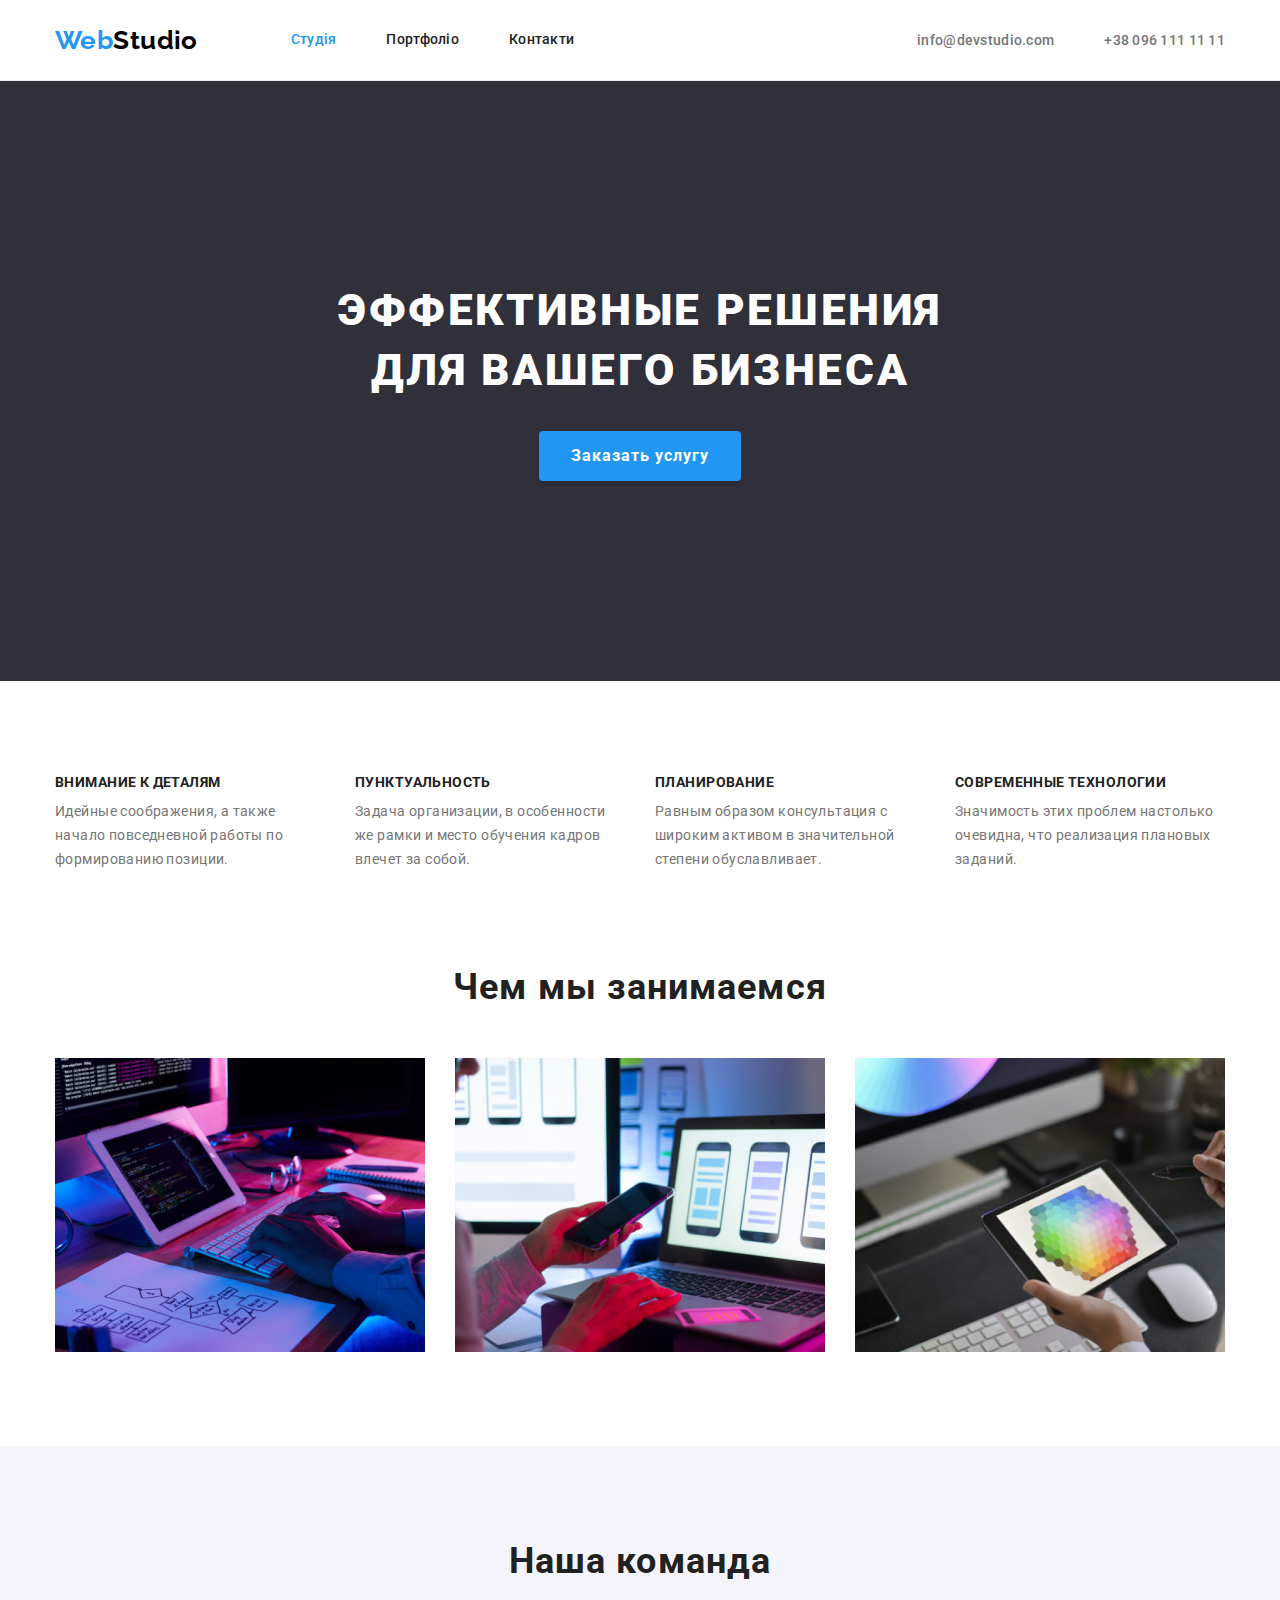
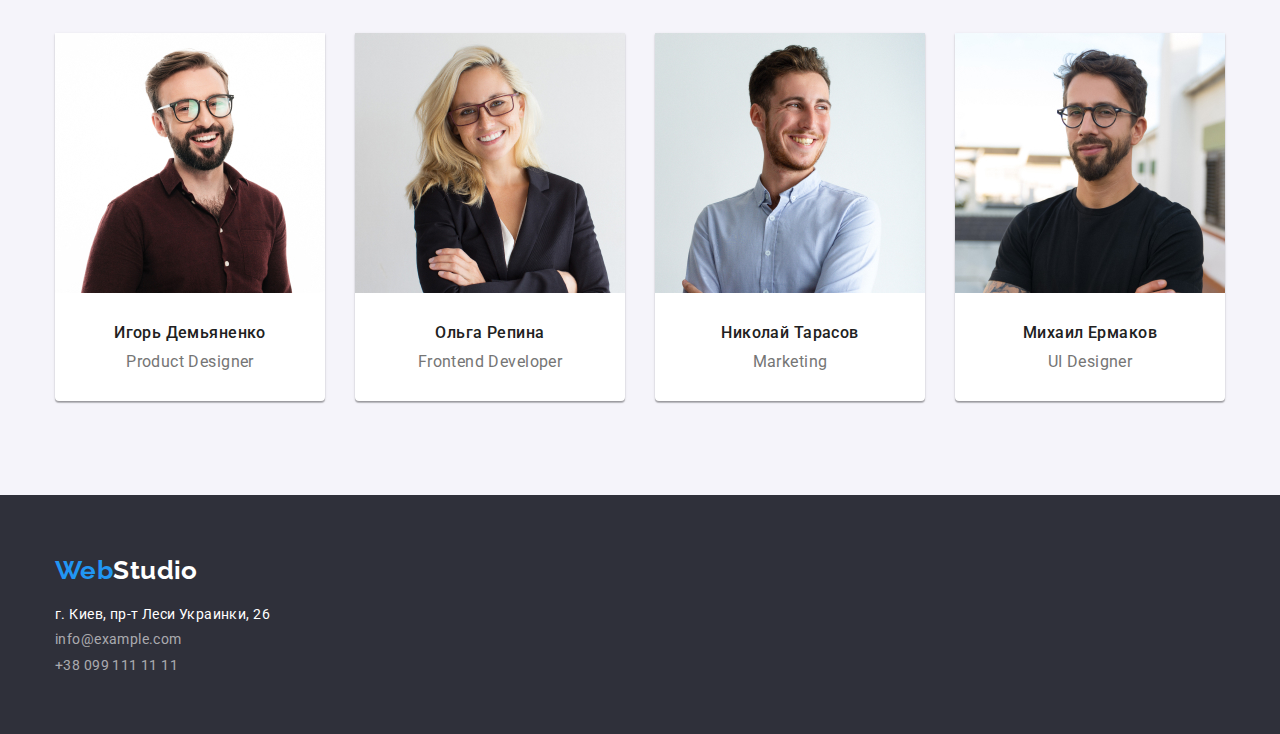
<file: index.html>
<!DOCTYPE html>
<html lang="en">
  <head>
    <meta charset="UTF-8" />
    <meta http-equiv="X-UA-Compatible" content="IE=edge" />
    <meta name="viewport" content="width=device-width, initial-scale=1.0" />
    <link
      href="https://fonts.googleapis.com/css2?family=Raleway:wght@700&family=Roboto:wght@400;500;700;900&display=swap"
      rel="stylesheet"
    />
    <link
      rel="stylesheet"
      href="https://cdnjs.cloudflare.com/ajax/libs/modern-normalize/1.1.0/modern-normalize.min.css"
    />
    <link rel="stylesheet" href="css/styles.css" />
    <title>Document</title>
  </head>
  <body>
    <!-- Top line -->
    <header class="top-line-bg">
      <!-- Menu Nav -->
      <div class="conteiner main-nav">
        <nav class="navigation main-nav">
          <!-- WebStudio -->
          <a href="./index.html" class="logo link"><span class="accent">Web</span>Studio</a>
          <ul class="site-nav list">
            <li class="item"><a href="./index.html" class="link carrent">Студія</a></li>
            <li class="item"><a href="./portfolio.html" class="link">Портфоліо</a></li>
            <li class="item"><a href="./index.html" class="link">Контакти</a></li>
          </ul>
        </nav>
        <ul class="auth-nav list">
          <!-- E-mail -->
          <li class="item">
            <a href="mailto:info@devstudio.com" class="link">info@devstudio.com</a>
          </li>
          <!-- Tel -->
          <li class="item">
            <a href="tel:+380961111111" class="link">+38 096 111 11 11</a>
          </li>
        </ul>
      </div>
    </header>
    <!-- Main -->
    <main>
      <!-- hero -->
      <section class="section hero">
        <div class="conteiner">
          <h1 class="title">Эффективные решения для вашего бизнеса</h1>
          <button type="button" class="button-hero">Заказать услугу</button>
        </div>
      </section>
      <!-- specifics -->
      <section class="section specifics">
        <div class="conteiner">
          <h2 class="visually-hidden"></h2>
          <ul class="feature-liste list">
            <!-- Feature 1 -->
            <li class="item">
              <h3 class="title">Внимание к деталям</h3>
              <p class="text">
                Идейные соображения, а также начало повседневной работы по формированию позиции.
              </p>
            </li>
            <!-- Feature 2 -->
            <li class="item">
              <h3 class="title">Пунктуальность</h3>
              <p class="text">
                Задача организации, в особенности же рамки и место обучения кадров влечет за собой.
              </p>
            </li>
            <!-- Feature 3 -->
            <li class="item">
              <h3 class="title">Планирование</h3>
              <p class="text">
                Равным образом консультация с широким активом в значительной степени обуславливает.
              </p>
            </li>
            <!-- Feature 4 -->
            <li class="item">
              <h3 class="title">Современные технологии</h3>
              <p class="text">
                Значимость этих проблем настолько очевидна, что реализация плановых заданий.
              </p>
            </li>
          </ul>
        </div>
      </section>
      <!-- Occupation -->
      <section class="section occupation">
        <div class="conteiner">
          <h2 class="title">Чем мы занимаемся</h2>
          <ul class="occupation-liste list">
            <li class="item">
              <img src="images/box1.jpg" alt="work on the computer" width="370" />
            </li>
            <li class="item">
              <img src="images/box2.jpg" alt="search the internet" width="370" />
            </li>
            <li class="item">
              <img src="images/box3.jpg" alt="to be engaged in design" width="370" />
            </li>
          </ul>
        </div>
      </section>
      <!-- team -->
      <section class="section-team">
        <div class="conteiner">
          <h2 class="team-title">Наша команда</h2>
          <ul class="team-liste list">
            <!-- team card 1 -->
            <li class="item">
              <img src="images/team_card_1.jpg" alt="Igor Demyanenko" width="270" class="img" />
              <div class="title-text">
                <h3 class="title">Игорь Демьяненко</h3>
                <p class="text">Product Designer</p>
              </div>
            </li>
            <!-- team card 2 -->
            <li class="item">
              <img src="images/team_card_2.jpg" alt="Olga Repina" width="270" class="img" />
              <div class="title-text">
                <h3 class="title">Ольга Репина</h3>
                <p class="text">Frontend Developer</p>
              </div>
            </li>
            <!-- team card 3 -->
            <li class="item">
              <img src="images/team_card_3.jpg" alt="Nikolai Tarasov" width="270" class="img" />
              <div class="title-text">
                <h3 class="title">Николай Тарасов</h3>
                <p class="text">Marketing</p>
              </div>
            </li>
            <!-- team card 4 -->
            <li class="item">
              <img src="images/team_card_4.jpg" alt="Mikhail Ermakov" width="270" class="img" />
              <div class="title-text">
                <h3 class="title">Михаил Ермаков</h3>
                <p class="text">UI Designer</p>
              </div>
            </li>
          </ul>
        </div>
      </section>
    </main>
    <footer class="footer">
      <!-- Footer -->
      <div class="conteiner">
        <a href="./index.html" class="logo link white-color-logo"
          ><span class="accent">Web</span>Studio</a
        >
        <!-- Address -->
        <address class="address">
          <ul class="site-add list">
            <li class="item">
              <a
                href=" https://goo.gl/maps/tUF5QNgFsShk5FHRA"
                target="_blank"
                rel="noreferrer noopener"
                class="link"
              >
                г. Киев, пр-т Леси Украинки, 26
              </a>
            </li>
            <li class="item">
              <a href="mailto:info@example.com" class="mail link">info@example.com</a>
            </li>
            <li class="item">
              <a href="tel:+380991111111" class="tel link">+38 099 111 11 11</a>
            </li>
          </ul>
        </address>
      </div>
    </footer>
  </body>
</html>
</file>
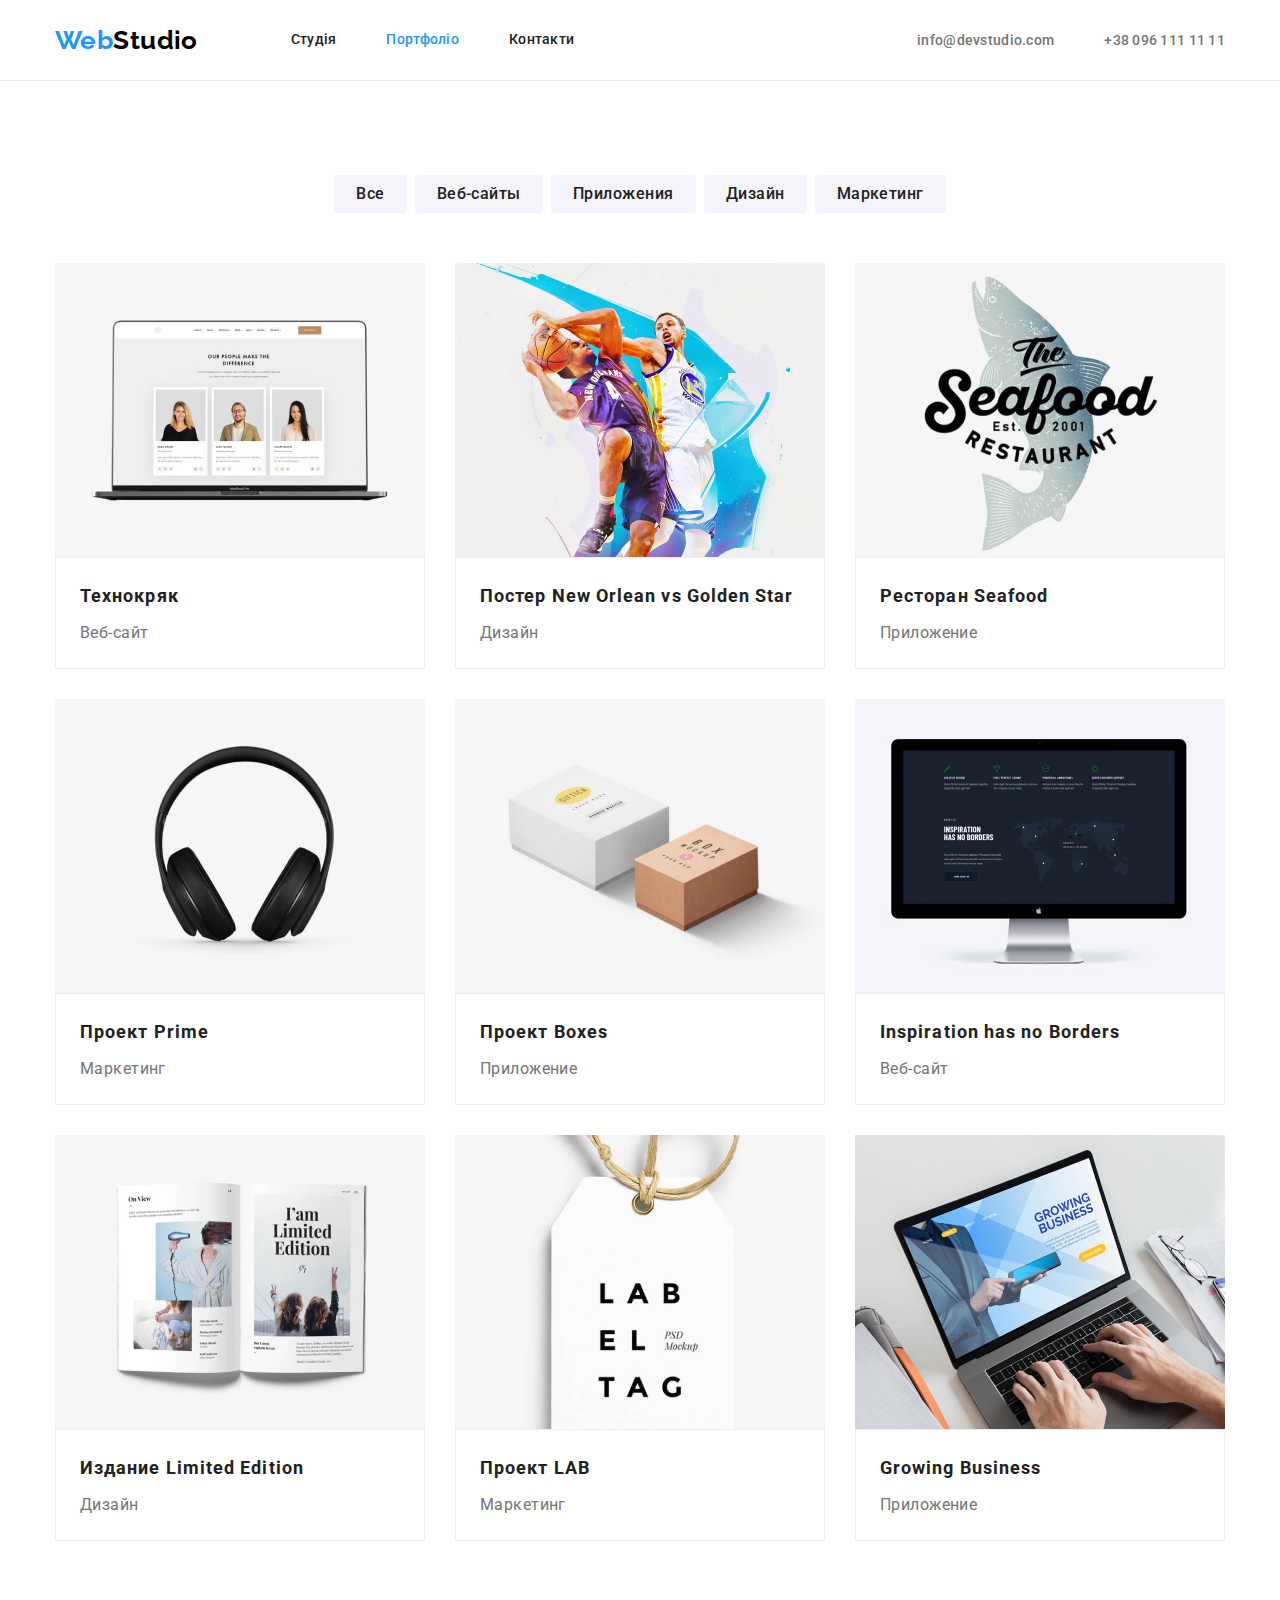
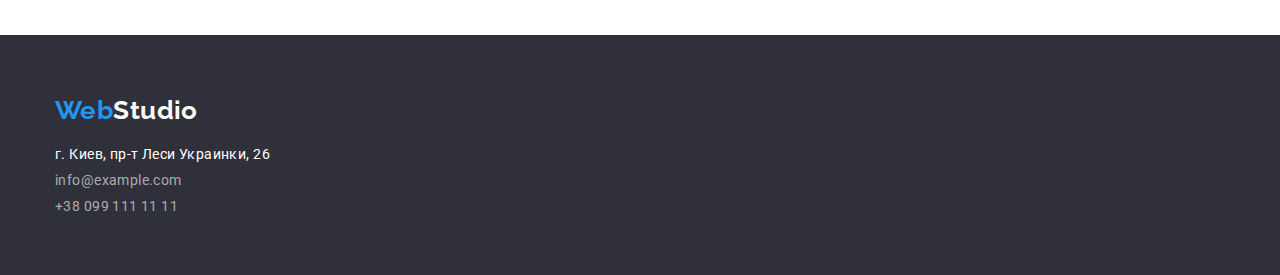
<file: portfolio.html>
<!DOCTYPE html>
<html lang="en">
  <head>
    <meta charset="UTF-8" />
    <meta http-equiv="X-UA-Compatible" content="IE=edge" />
    <meta name="viewport" content="width=device-width, initial-scale=1.0" />
    <link
      href="https://fonts.googleapis.com/css2?family=Raleway:wght@700&family=Roboto:wght@400;500;700;900&display=swap"
      rel="stylesheet"
    />
    <link
      rel="stylesheet"
      href="https://cdnjs.cloudflare.com/ajax/libs/modern-normalize/1.1.0/modern-normalize.min.css"
    />
    <link rel="stylesheet" href="css/styles.css" />
    <title>Document</title>
  </head>
  <body>
    <!-- Top line -->
    <header class="top-line-bg">
      <!-- Menu Nav -->
      <div class="conteiner main-nav">
        <nav class="navigation main-nav">
          <!-- WebStudio -->
          <a href="./index.html" class="logo link"><span class="accent">Web</span>Studio</a>
          <ul class="site-nav list">
            <li class="item"><a href="./index.html" class="link">Студія</a></li>
            <li class="item"><a href="./portfolio.html" class="link carrent">Портфоліо</a></li>
            <li class="item"><a href="./index.html" class="link">Контакти</a></li>
          </ul>
        </nav>
        <ul class="auth-nav list">
          <!-- E-mail -->
          <li class="item">
            <a href="mailto:info@devstudio.com" class="link">info@devstudio.com</a>
          </li>
          <!-- Tel -->
          <li class="item">
            <a href="tel:+380961111111" class="link">+38 096 111 11 11</a>
          </li>
        </ul>
      </div>
    </header>
    <!-- Main -->
    <main>
      <!-- Portfolio -->
      <section class="portfolio-main section">
        <div class="conteiner">
          <h1 class="visually-hidden"></h1>
          <!-- filters -->
          <ul class="filters list">
            <li class="item"><button type="button" class="button">Все</button></li>
            <li class="item"><button type="button" class="button">Веб-сайты</button></li>
            <li class="item"><button type="button" class="button">Приложения</button></li>
            <li class="item"><button type="button" class="button">Дизайн</button></li>
            <li class="item"><button type="button" class="button">Маркетинг</button></li>
          </ul>
          <!-- projects -->
          <ul class="projects list">
            <li class="item">
              <img src="images/img1.jpg" alt="Laptop website" width="370" />
              <div class="projects-descr">
                <h2 class="title">Технокряк</h2>
                <p class="text">Веб-сайт</p>
              </div>
            </li>
            <li class="item">
              <img src="images/img2.jpg" alt="Basketball design" width="370" />
              <div class="projects-descr">
                <h2 class="title">Постер New Orlean vs Golden Star</h2>
                <p class="text">Дизайн</p>
              </div>
            </li>
            <li class="item">
              <img src="images/img3.jpg" alt="Seafood" width="370" />
              <div class="projects-descr">
                <h2 class="title">Ресторан Seafood</h2>
                <p class="text">Приложение</p>
              </div>
            </li>
            <li class="item">
              <img src="images/img4.jpg" alt="Headphone" width="370" />
              <div class="projects-descr">
                <h2 class="title">Проект Prime</h2>
                <p class="text">Маркетинг</p>
              </div>
            </li>
            <li class="item">
              <img src="images/img5.jpg" alt="Boxes" width="370" />
              <div class="projects-descr">
                <h2 class="title">Проект Boxes</h2>
                <p class="text">Приложение</p>
              </div>
            </li>
            <li class="item">
              <img src="images/img6.jpg" alt="Monitor" width="370" />
              <div class="projects-descr">
                <h2 class="title">Inspiration has no Borders</h2>
                <p class="text">Веб-сайт</p>
              </div>
            </li>
            <li class="item">
              <img src="images/img7.jpg" alt="Magazine" width="370" />
              <div class="projects-descr">
                <h2 class="title">Издание Limited Edition</h2>
                <p class="text">Дизайн</p>
              </div>
            </li>
            <li class="item">
              <img src="images/img8.jpg" alt="Label Tag" width="370" />
              <div class="projects-descr">
                <h2 class="title">Проект LAB</h2>
                <p class="text">Маркетинг</p>
              </div>
            </li>
            <li class="item">
              <img src="images/img9.jpg" alt="Working at a computer" width="370" />
              <div class="projects-descr">
                <h2 class="title">Growing Business</h2>
                <p class="text">Приложение</p>
              </div>
            </li>
          </ul>
        </div>
      </section>
    </main>
    <footer class="footer">
      <!-- Footer -->
      <div class="conteiner">
        <a href="./index.html" class="logo link white-color-logo"
          ><span class="accent">Web</span>Studio</a
        >
        <!-- Address -->
        <address class="address">
          <ul class="site-add list">
            <li class="item">
              <a
                href=" https://goo.gl/maps/tUF5QNgFsShk5FHRA"
                target="_blank"
                rel="noreferrer noopener"
                class="link"
              >
                г. Киев, пр-т Леси Украинки, 26
              </a>
            </li>
            <li class="item">
              <a href="mailto:info@example.com" class="mail link">info@example.com</a>
            </li>
            <li class="item">
              <a href="tel:+380991111111" class="tel link">+38 099 111 11 11</a>
            </li>
          </ul>
        </address>
      </div>
    </footer>
  </body>
</html>
</file>
<file: css/styles.css>
/* колір первинного текст  #757575; */
/* колір вторинного тексту  #212121; */
/* колір акценту  #2196F3; */
/* первинний фоновий колір  #FFFFFF; */
/* колір логотипу  #000000; */
/* футер текст контактів  rgba(255, 255, 255, 0.6); */
/* футер background  #2F303A; */
/* вторинний фоновий колір   #f5f4fa; */
/* білий колір тексту  #FFFFFF*/

/* Стилі - головна сторінка */

:root {
  --primary-text-color: #212121;
  --title-text-color: #757575;
  --accent-color: #2196f3;
  --primary-bg-color: #ffffff;
  --secondary-bg-color: #f5f4fa;
  --footer-hero-bg-color: #2f303a;
  --footer-contacts-text: rgba(255, 255, 255, 0.6);
  --white-color-text: #ffffff;
}

body {
  background: var(--primary-bg-color);
  color: var(--title-text-color);
  font-family: Roboto, sans-serif;
  font-size: 14px;
  letter-spacing: 0.03em;
}

.link {
  text-decoration: none;
}

.list {
  padding: 0;
  margin: 0;
  list-style: none;
}

.visually-hidden {
  position: absolute;
  width: 1px;
  height: 1px;
  margin: -1px;
  border: 0;
  padding: 0;

  white-space: nowrap;
  clip-path: inset(100%);
  clip: rect(0 0 0 0);
  overflow: hidden;
}

.conteiner {
  margin-left: auto;
  margin-right: auto;
  padding-left: 15px;
  padding-right: 15px;
  width: 1200px;
}

.no-padding {
  padding-top: 0;
  padding-bottom: 0;
}
img {
  display: block;
  max-width: 100%;
  width: auto;
}
h1,
h2,
h3,
h4,
h5,
h6,
p {
  margin: 0;
}
/* >>>>>>>>>>>>>>>>>>>>>>>>>>>>>>>>>>>>>>>>>>>>>>>>> header >>>>>>>>>>>>>>>>>>>>>>>>>>>>>>>>>>>>>>>>>>>>>>> */
.top-line-bg {
  border-bottom: 1px solid #ececec;
}
.logo {
  font-family: Raleway, sans-serif;
  color: #000000;
  font-weight: 700;
  font-size: 26px;
  line-height: 1.19;
}

.white-color-logo {
  color: #ffffff;
}

.accent {
  color: var(--accent-color);
}

/* main-nav */

.main-nav {
  display: flex;
  align-items: center;
}

/* site-nav */

.site-nav {
  display: flex;
  margin-left: 93px;
}

.site-nav .item:not(:last-child) {
  margin-right: 50px;
}

.site-nav .link {
  display: block;
  padding-top: 32px;
  padding-bottom: 32px;
  color: var(--primary-text-color);
  font-weight: 500;
  font-size: 14px;
  line-height: 1.14;
  letter-spacing: 0.02em;
}
.site-nav .link:hover,
.site-nav .link:focus,
.site-nav .link.carrent {
  color: var(--accent-color);
}

/* auth-nav */

.auth-nav {
  display: flex;
  margin-left: auto;
}

.auth-nav .item:not(:last-child) {
  margin-right: 50px;
}

.auth-nav .link {
  padding-top: 32px;
  padding-bottom: 32px;
  color: var(--title-text-color);
  font-weight: 500;
  font-size: 14px;
  line-height: 1.14;
  letter-spacing: 0.02em;
}

.auth-nav a:hover,
.auth-nav a:focus,
.auth-nav a:hover,
.auth-nav a:focus {
  color: var(--accent-color);
}
.section {
  padding-bottom: 94px;
  padding-top: 94px;
}
/* >>>>>>>>>>>>>>>>>>>>>>>>>>>>>>>>>>>>>>>>>>>>>>>>> Main >>>>>>>>>>>>>>>>>>>>>>>>>>>>>>>>>>>>>>>>>>>>>>> */

/* >>>>>>>>>>>>>>>>>>>>>>>>>>>>>>>>>>>>>>>>>>>>>>>>> section hero >>>>>>>>>>>>>>>>>>>>>>>>>>>>>>>>>>>>>>>>>>>>>>> */

.hero {
  background: var(--footer-hero-bg-color);
  text-align: center;
  padding-top: 200px;
  padding-bottom: 200px;
}

.hero .title {
  width: 696px;
  margin-left: auto;
  margin-right: auto;
  margin-top: 0;
  margin-bottom: 30px;
  color: var(--white-color-text);
  font-weight: 900;
  font-size: 44px;
  line-height: 1.36;
  letter-spacing: 0.06em;
  text-transform: uppercase;
}

/* >>>>>>>>>>>>>>>>>>>>>>>>>>>>>>>>>>>>>>>>>>>>>>>>> section specifics >>>>>>>>>>>>>>>>>>>>>>>>>>>>>>>>>>>>>>>>>>>>>>> */

.specifics .title {
  margin-top: 0;
}

.feature-liste {
  display: flex;
  flex-wrap: wrap;
}

.feature-liste .title {
  margin-top: 0;
  margin-bottom: 10px;
  color: var(--primary-text-color);
  font-weight: 700;
  font-size: 14px;
  line-height: 1.14;
  text-transform: uppercase;
}

.feature-liste .item {
  width: 270px;
}

.feature-liste .item:not(:last-child) {
  margin-right: 30px;
}

.feature-liste .text {
  margin-top: 0;
  margin-bottom: 0;
  font-size: 14px;
  line-height: 1.71;
}

/* >>>>>>>>>>>>>>>>>>>>>>>>>>>>>>>>>>>>>>>>>>>>>>>>> section occupation >>>>>>>>>>>>>>>>>>>>>>>>>>>>>>>>>>>>>>>>>>>>>>> */

.occupation {
  padding-top: 0;
}

.occupation .title {
  margin-top: 0;
  margin-bottom: 50px;
  font-weight: 700;
  font-size: 36px;
  line-height: 1.17;
  text-align: center;
  letter-spacing: 0.03em;
  color: var(--primary-text-color);
}

.occupation-liste {
  display: flex;
  flex-wrap: wrap;
}

.occupation-liste .item:not(:last-child) {
  margin-right: 30px;
}

/* >>>>>>>>>>>>>>>>>>>>>>>>>>>>>>>>>>>>>>>>>>>>>>>>> section team >>>>>>>>>>>>>>>>>>>>>>>>>>>>>>>>>>>>>>>>>>>>>>> */

.section-team {
  background: #f5f4fa;
  padding-top: 94px;
  padding-bottom: 94px;
}
.section-team .team-title {
  margin-bottom: 50px;
  font-weight: 700;
  font-size: 36px;
  line-height: 1.17;
  text-align: center;
  letter-spacing: 0.03em;
  color: var(--primary-text-color);
}

.team-liste {
  display: flex;
}

.team-liste .item:not(:last-child) {
  margin-right: 30px;
}
.team-liste .item {
  text-align: center;
  background: #ffffff;
  box-shadow: 0px 1px 3px rgba(0, 0, 0, 0.12), 0px 1px 1px rgba(0, 0, 0, 0.14),
    0px 2px 1px rgba(0, 0, 0, 0.2);
  border-radius: 0px 0px 4px 4px;
}

.team-liste .title {
  margin-bottom: 10px;
  font-weight: 500;
  font-size: 16px;
  line-height: 1.19;
  color: var(--primary-text-color);
}
.team-liste .text {
  font-size: 16px;
  line-height: 1.19;
}
.item .title-text {
  padding-top: 30px;
  padding-bottom: 30px;
}
/* >>>>>>>>>>>>>>>>>>>>>>>>>>>>>>>>>>>>>>>>>>>>>>>>> Footer >>>>>>>>>>>>>>>>>>>>>>>>>>>>>>>>>>>>>>>>>>>>>>> */

.footer {
  background: var(--footer-hero-bg-color);
  padding-top: 60px;
  padding-bottom: 60px;
}

.footer .logo {
  display: inline-block;
  margin-bottom: 20px;
}

.site-add .link {
  color: var(--white-color-text);
  font-size: 14px;
  line-height: 1.14;
}

.site-add .mail,
.site-add .tel {
  color: var(--footer-contacts-text);
  font-size: 14px;
  line-height: 1.14;
}

.site-add .link:hover,
.site-add .link:focus {
  color: var(--accent-color);
}
.site-add .item:not(:last-child) {
  margin-bottom: 9px;
}

.address {
  font-style: normal;
}

/* >>>>>>>>>>>>>>>>>>>>>>>>>>>>>>>>>>>>>>>>>>>>>>>>> buttons >>>>>>>>>>>>>>>>>>>>>>>>>>>>>>>>>>>>>>>>>>>>>>> */

/* button-hero */

.button-hero {
  display: inline-block;
  border-radius: 4px;
  border: none;
  padding: 10px 32px;
  min-width: 200px;

  color: var(--white-color-text);
  background: var(--accent-color);
  box-shadow: 0px 4px 4px rgba(0, 0, 0, 0.15);

  font-family: Roboto, sans-serif;
  font-weight: 700;
  font-size: 16px;
  line-height: 1.87;
  letter-spacing: 0.06em;
  cursor: pointer;
}

.button-hero:hover,
.button-hero:focus {
  background: #188ce8;
  box-shadow: 0px 4px 4px rgba(0, 0, 0, 0.15);
}

/* button-portfolio */

.button {
  display: inline-block;
  border-radius: 4px;
  border: none;
  padding: 6px 22px;

  color: var(--primary-text-color);
  background: var(--secondary-bg-color);

  font-family: Roboto, sans-serif;
  font-weight: 500;
  font-size: 16px;
  line-height: 1.62;
  letter-spacing: 0.03em;
  cursor: pointer;
}

.button:hover,
.button:focus {
  color: var(--white-color-text);
  background: var(--accent-color);
}

/* >>>>>>>>>>>>>>>>>>>>>>>>>>>>>>>>>>>>>>>>>>>>>>>>> portfolio styles >>>>>>>>>>>>>>>>>>>>>>>>>>>>>>>>>>>>>>>>>>>>>>> */

/* filters */

.filters {
  display: flex;
  justify-content: center;
  margin-bottom: 50px;
}

.filters .item:not(:last-child) {
  margin-right: 8px;
}

/* projects */

.projects {
  display: flex;
  flex-wrap: wrap;
}

.projects .item {
  margin-right: 30px;
  margin-bottom: 30px;
}

.projects-descr {
  border-top: 0;
  border: 1px solid #eeeeee;
  padding: 20px 24px;
}

.projects .item:nth-child(3n) {
  margin-right: 0;
}

.projects .item:nth-last-child(-n + 3) {
  margin-bottom: 0;
}

.projects .title {
  color: var(--primary-text-color);
  font-weight: 700;
  font-size: 18px;
  line-height: 2;
  letter-spacing: 0.06em;
  margin-bottom: 4px;
}

.projects .text {
  font-size: 16px;
  line-height: 1.88;
}
</file>
